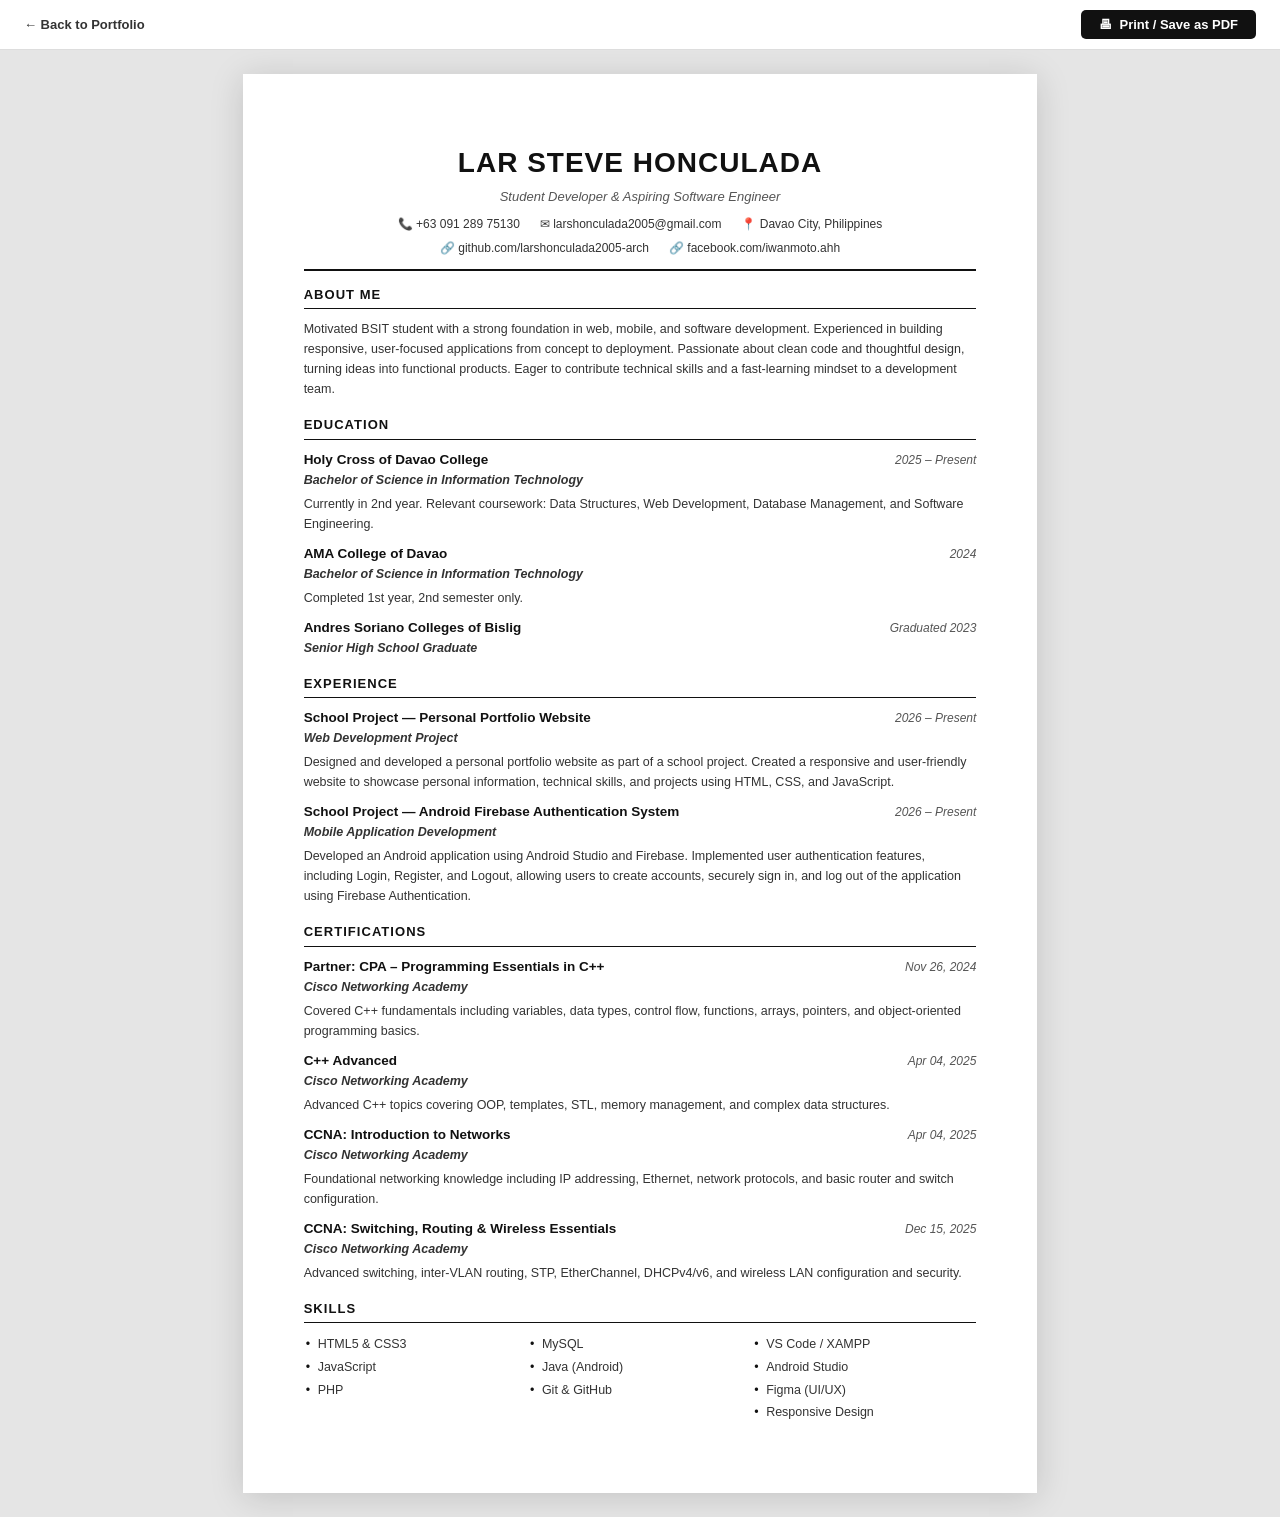
<file: resume.html>
<!DOCTYPE html>
<html lang="en">
<head>
  <meta charset="UTF-8" />
  <meta name="viewport" content="width=device-width, initial-scale=1.0" />
  <title>Lar steve Honculada | Resume</title>
  <style>
    /* ── Loader ── */
    #loader {
      position: fixed;
      inset: 0;
      z-index: 9999;
      display: flex;
      flex-direction: column;
      align-items: center;
      justify-content: center;
      gap: 20px;
      background: #0a0f1e;
      transition: opacity 0.5s ease, visibility 0.5s ease;
    }
    #loader.hide {
      opacity: 0;
      visibility: hidden;
      pointer-events: none;
    }
    .loader-ring {
      width: 64px;
      height: 64px;
      border-radius: 50%;
      border: 3px solid rgba(255,255,255,0.08);
      border-top-color: #4f8ef7;
      border-right-color: #a78bfa;
      animation: spin 0.9s linear infinite;
    }
    @keyframes spin {
      to { transform: rotate(360deg); }
    }
    .loader-initials {
      position: absolute;
      font-family: 'Arial', sans-serif;
      font-size: 15px;
      font-weight: 800;
      letter-spacing: 1px;
      background: linear-gradient(135deg, #4f8ef7, #a78bfa);
      -webkit-background-clip: text;
      -webkit-text-fill-color: transparent;
      background-clip: text;
    }
    .loader-ring-wrap {
      position: relative;
      display: flex;
      align-items: center;
      justify-content: center;
    }
    .loader-text {
      font-family: 'Arial', sans-serif;
      font-size: 12px;
      color: rgba(255,255,255,0.35);
      letter-spacing: 0.15em;
      text-transform: uppercase;
    }

    /* ── Reset ── */
    *, *::before, *::after { box-sizing: border-box; margin: 0; padding: 0; }
    body {
      font-family: 'Arial', sans-serif;
      font-size: 14px;
      color: #111;
      background: #e5e5e5;
      line-height: 1.5;
    }
    a { color: inherit; text-decoration: none; }
    ul { list-style: none; }

    /* ── Top bar (screen only) ── */
    .topbar {
      position: sticky;
      top: 0;
      z-index: 100;
      display: flex;
      align-items: center;
      justify-content: space-between;
      padding: 10px 24px;
      background: #fff;
      border-bottom: 1px solid #ddd;
      font-size: 13px;
    }
    .topbar a {
      color: #333;
      font-weight: 600;
      text-decoration: none;
    }
    .topbar a:hover { color: #000; }
    .btn-save {
      background: #111;
      color: #fff;
      border: none;
      padding: 7px 18px;
      border-radius: 5px;
      font-size: 13px;
      font-weight: 600;
      cursor: pointer;
    }
    .btn-save:hover { background: #333; }

    /* ── Page (the white resume sheet) ── */
    .page {
      width: 210mm;
      min-height: 297mm;
      margin: 24px auto;
      background: #fff;
      padding: 18mm 16mm 14mm;
      box-shadow: 0 4px 32px rgba(0,0,0,0.15);
    }

    /* ── Header ── */
    .cv-header {
      text-align: center;
      padding-bottom: 12px;
      margin-bottom: 14px;
      border-bottom: 2px solid #111;
    }
    .cv-name {
      font-size: 28px;
      font-weight: 800;
      letter-spacing: 1px;
      color: #111;
      text-transform: uppercase;
    }
    .cv-role {
      font-size: 13px;
      color: #555;
      margin-top: 3px;
      font-style: italic;
    }
    .cv-contact {
      display: flex;
      flex-wrap: wrap;
      justify-content: center;
      gap: 6px 20px;
      margin-top: 8px;
    }
    .cv-contact span {
      font-size: 12px;
      color: #333;
    }
    .cv-contact span::before {
      margin-right: 3px;
    }

    /* ── Section ── */
    .cv-section {
      margin-bottom: 16px;
    }
    .cv-section-title {
      font-size: 13px;
      font-weight: 800;
      text-transform: uppercase;
      letter-spacing: 0.08em;
      color: #111;
      margin-bottom: 4px;
    }
    .cv-divider {
      border: none;
      border-top: 1.5px solid #111;
      margin-bottom: 10px;
    }

    /* ── Entry ── */
    .cv-entry {
      margin-bottom: 10px;
    }
    .cv-entry:last-child { margin-bottom: 0; }

    .cv-entry-top {
      display: flex;
      justify-content: space-between;
      align-items: baseline;
    }
    .cv-org {
      font-weight: 700;
      font-size: 13.5px;
      color: #111;
    }
    .cv-date {
      font-size: 12px;
      color: #555;
      white-space: nowrap;
      font-style: italic;
    }
    .cv-role-title {
      font-size: 12.5px;
      font-weight: 600;
      color: #333;
      margin-top: 1px;
      font-style: italic;
    }
    .cv-desc {
      font-size: 12.5px;
      color: #333;
      margin-top: 4px;
      line-height: 1.6;
    }

    /* ── Skills grid ── */
    .cv-skills-grid {
      display: grid;
      grid-template-columns: repeat(3, 1fr);
      gap: 2px 0;
    }
    .cv-skills-col li {
      font-size: 12.5px;
      color: #333;
      padding: 2px 0 2px 14px;
      position: relative;
    }
    .cv-skills-col li::before {
      content: '•';
      position: absolute;
      left: 2px;
      color: #111;
    }

    /* ══════════════════════════════════════
       PRINT — fits one A4 / bond paper page
    ═══════════════════════════════════════ */
    @page {
      size: A4 portrait;
      margin: 0;
    }
    @media print {
      body    { background: #fff; }
      .topbar { display: none !important; }
      #loader { display: none !important; }
      .page {
        width: 100%;
        min-height: 0;
        margin: 0;
        padding: 14mm 14mm 10mm;
        box-shadow: none;
      }
      /* Scale everything down just enough to fit one page */
      .cv-name            { font-size: 22px; }
      .cv-role            { font-size: 11px; }
      .cv-contact span    { font-size: 10.5px; }
      .cv-section-title   { font-size: 11px; }
      .cv-org             { font-size: 12px; }
      .cv-date            { font-size: 10.5px; }
      .cv-role-title      { font-size: 11px; }
      .cv-desc            { font-size: 11px; line-height: 1.45; }
      .cv-skills-col li   { font-size: 11px; }
      .cv-section         { margin-bottom: 11px; }
      .cv-entry           { margin-bottom: 8px; }
      .cv-header          { padding-bottom: 8px; margin-bottom: 10px; }
      .cv-divider         { margin-bottom: 7px; }
      a { color: #111 !important; }
    }
  </style>
</head>
<body>

  <!-- Loading screen -->
  <div id="loader">
    <div class="loader-ring-wrap">
      <div class="loader-ring"></div>
      <span class="loader-initials">LH</span>
    </div>
    <p class="loader-text">Loading</p>
  </div>

  <!-- Top bar -->
  <div class="topbar">
    <a href="index" class="resume-bar-link">&#8592; Back to Portfolio</a>
    <button class="btn-save" onclick="window.print()">&#128438;&nbsp; Print / Save as PDF</button>
  </div>

  <!-- Resume sheet -->
  <div class="page">

    <!-- HEADER -->
    <header class="cv-header">
      <h1 class="cv-name">Lar steve Honculada</h1>
      <p class="cv-role">Student Developer &amp; Aspiring Software Engineer</p>
      <div class="cv-contact">
        <span>&#128222; +63 091 289 75130</span>
        <span>&#9993; larshonculada2005@gmail.com</span>
        <span>&#128205; Davao City, Philippines</span>
        <span>&#128279; github.com/larshonculada2005-arch</span>
        <span>&#128279; facebook.com/iwanmoto.ahh</span>
      </div>
    </header>

    <!-- ABOUT ME -->
    <section class="cv-section">
      <h2 class="cv-section-title">About Me</h2>
      <div class="cv-divider"></div>
      <p class="cv-desc">
        Motivated BSIT student with a strong foundation in web, mobile, and software development.
        Experienced in building responsive, user-focused applications from concept to deployment.
        Passionate about clean code and thoughtful design, turning ideas into functional products.
        Eager to contribute technical skills and a fast-learning mindset to a development team.
      </p>
    </section>

    <!-- EDUCATION -->
 <section class="cv-section">
  <h2 class="cv-section-title">Education</h2>
  <div class="cv-divider"></div>

  <div class="cv-entry">
    <div class="cv-entry-top">
      <span class="cv-org">Holy Cross of Davao College</span>
      <span class="cv-date">2025 – Present</span>
    </div>
    <p class="cv-role-title">Bachelor of Science in Information Technology</p>
    <p class="cv-desc">
      Currently in 2nd year. Relevant coursework: Data Structures, Web Development,
      Database Management, and Software Engineering.
    </p>
  </div>

  <div class="cv-entry">
    <div class="cv-entry-top">
      <span class="cv-org">AMA College of Davao</span>
      <span class="cv-date">2024</span>
    </div>
    <p class="cv-role-title">Bachelor of Science in Information Technology</p>
    <p class="cv-desc">
      Completed 1st year, 2nd semester only.
    </p>
  </div>

  <div class="cv-entry">
    <div class="cv-entry-top">
      <span class="cv-org">Andres Soriano Colleges of Bislig</span>
      <span class="cv-date">Graduated 2023</span>
    </div>
    <p class="cv-role-title">Senior High School Graduate</p>
  </div>
</section>

    <!-- EXPERIENCE -->
    <section class="cv-section">
      <h2 class="cv-section-title">Experience</h2>
      <div class="cv-divider"></div>

      <div class="cv-entry">
        <div class="cv-entry-top">
          <span class="cv-org">School Project — Personal Portfolio Website</span>
          <span class="cv-date">2026 – Present</span>
        </div>
        <p class="cv-role-title">Web Development Project</p>
        <p class="cv-desc">
          Designed and developed a personal portfolio website as part of a school project.
          Created a responsive and user-friendly website to showcase personal information,
          technical skills, and projects using HTML, CSS, and JavaScript.
        </p>
      </div>

      <div class="cv-entry">
        <div class="cv-entry-top">
          <span class="cv-org">School Project — Android Firebase Authentication System</span>
          <span class="cv-date">2026 – Present</span>
        </div>
        <p class="cv-role-title">Mobile Application Development</p>
        <p class="cv-desc">
          Developed an Android application using Android Studio and Firebase. Implemented
          user authentication features, including Login, Register, and Logout, allowing
          users to create accounts, securely sign in, and log out of the application
          using Firebase Authentication.
        </p>
      </div>
    </section>

    <!-- CERTIFICATIONS -->
    <section class="cv-section">
      <h2 class="cv-section-title">Certifications</h2>
      <div class="cv-divider"></div>

      <div class="cv-entry">
        <div class="cv-entry-top">
          <span class="cv-org">Partner: CPA – Programming Essentials in C++</span>
          <span class="cv-date">Nov 26, 2024</span>
        </div>
        <p class="cv-role-title">Cisco Networking Academy</p>
        <p class="cv-desc">Covered C++ fundamentals including variables, data types, control flow, functions, arrays, pointers, and object-oriented programming basics.</p>
      </div>

      <div class="cv-entry">
        <div class="cv-entry-top">
          <span class="cv-org">C++ Advanced</span>
          <span class="cv-date">Apr 04, 2025</span>
        </div>
        <p class="cv-role-title">Cisco Networking Academy</p>
        <p class="cv-desc">Advanced C++ topics covering OOP, templates, STL, memory management, and complex data structures.</p>
      </div>

      <div class="cv-entry">
        <div class="cv-entry-top">
          <span class="cv-org">CCNA: Introduction to Networks</span>
          <span class="cv-date">Apr 04, 2025</span>
        </div>
        <p class="cv-role-title">Cisco Networking Academy</p>
        <p class="cv-desc">Foundational networking knowledge including IP addressing, Ethernet, network protocols, and basic router and switch configuration.</p>
      </div>

      <div class="cv-entry">
        <div class="cv-entry-top">
          <span class="cv-org">CCNA: Switching, Routing &amp; Wireless Essentials</span>
          <span class="cv-date">Dec 15, 2025</span>
        </div>
        <p class="cv-role-title">Cisco Networking Academy</p>
        <p class="cv-desc">Advanced switching, inter-VLAN routing, STP, EtherChannel, DHCPv4/v6, and wireless LAN configuration and security.</p>
      </div>

    </section>

    <!-- SKILLS -->
    <section class="cv-section">
      <h2 class="cv-section-title">Skills</h2>
      <div class="cv-divider"></div>
      <div class="cv-skills-grid">
        <ul class="cv-skills-col">
          <li>HTML5 &amp; CSS3</li>
          <li>JavaScript</li>
          <li>PHP</li>
        </ul>
        <ul class="cv-skills-col">
          <li>MySQL</li>
          <li>Java (Android)</li>
          <li>Git &amp; GitHub</li>
        </ul>
        <ul class="cv-skills-col">
          <li>VS Code / XAMPP</li>
          <li>Android Studio</li>
          <li>Figma (UI/UX)</li>
          <li>Responsive Design</li>
        </ul>
      </div>
    </section>

  </div>

  <script>
    window.addEventListener('load', function () {
      var loader = document.getElementById('loader');
      if (loader) {
        setTimeout(function () {
          loader.classList.add('hide');
        }, 400);
      }
    });
  </script>

</body>
</html>
</file>
